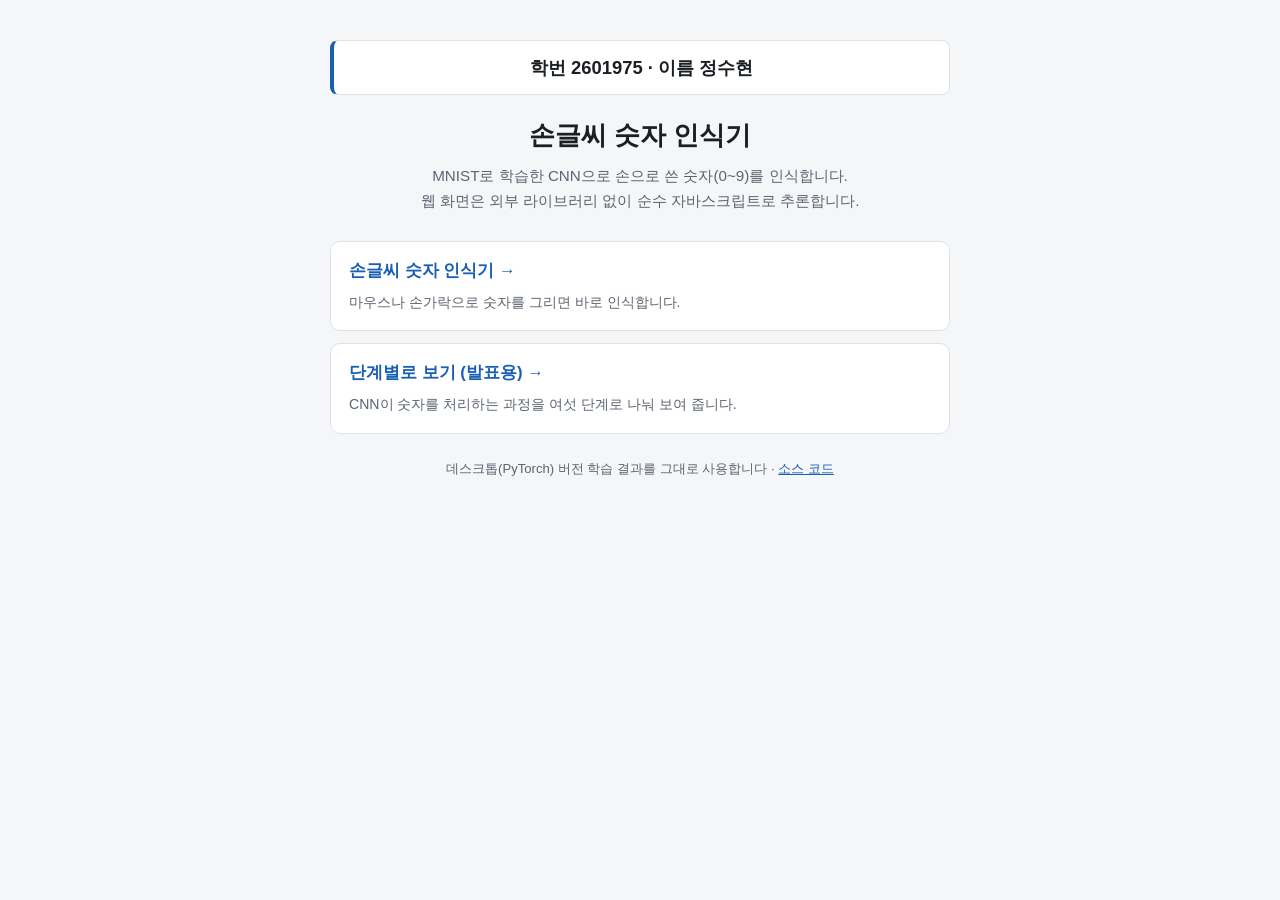
<file: index.html>
<!DOCTYPE html>
<!-- 작성일: 2026-09-28 10:30 (KST) / 작성자: 2601975 정수현 -->
<html lang="ko">
<head>
<meta charset="UTF-8">
<meta name="viewport" content="width=device-width,initial-scale=1">
<title>손글씨 숫자 인식기 — 2601975 정수현</title>
<style>
body{margin:0;padding:40px 16px;background:#f5f6f8;color:#1b1f24;line-height:1.6;
font-family:"Malgun Gothic","맑은 고딕",-apple-system,"Segoe UI","Noto Sans KR",sans-serif}
.가운데{max-width:620px;margin:0 auto}
.학생정보{margin:0 0 20px;padding:12px 16px;background:#fff;border:1px solid #dfe3e8;
border-left:4px solid #1a5fb4;border-radius:8px;font-size:1.15rem;font-weight:700;text-align:center}
h1{font-size:1.6rem;margin:0 0 8px;text-align:center}
.설명{margin:0 0 28px;color:#5b6470;text-align:center;font-size:.95rem}
a.칸{display:block;padding:16px 18px;margin-bottom:12px;background:#fff;border:1px solid #dfe3e8;
border-radius:10px;text-decoration:none;color:inherit}
a.칸:hover{border-color:#1a5fb4}
a.칸 strong{display:block;font-size:1.05rem;color:#1a5fb4;margin-bottom:4px}
a.칸 span{font-size:.88rem;color:#5b6470}
footer{margin-top:24px;text-align:center;font-size:.82rem;color:#5b6470}
footer a{color:#1a5fb4}
</style>
</head>
<body>
<div class="가운데">
<p class="학생정보">학번 2601975 · 이름 정수현</p>
<h1>손글씨 숫자 인식기</h1>
<p class="설명">MNIST로 학습한 CNN으로 손으로 쓴 숫자(0~9)를 인식합니다.<br>웹 화면은 외부 라이브러리 없이 순수 자바스크립트로 추론합니다.</p>
<a class="칸" href="web_version/"><strong>손글씨 숫자 인식기 →</strong><span>마우스나 손가락으로 숫자를 그리면 바로 인식합니다.</span></a>
<a class="칸" href="web_version/steps.html"><strong>단계별로 보기 (발표용) →</strong><span>CNN이 숫자를 처리하는 과정을 여섯 단계로 나눠 보여 줍니다.</span></a>
<footer>데스크톱(PyTorch) 버전 학습 결과를 그대로 사용합니다 · <a href="https://github.com/HYUN722/Study01_MNIST">소스 코드</a></footer>
</div>
</body>
</html>
</file>
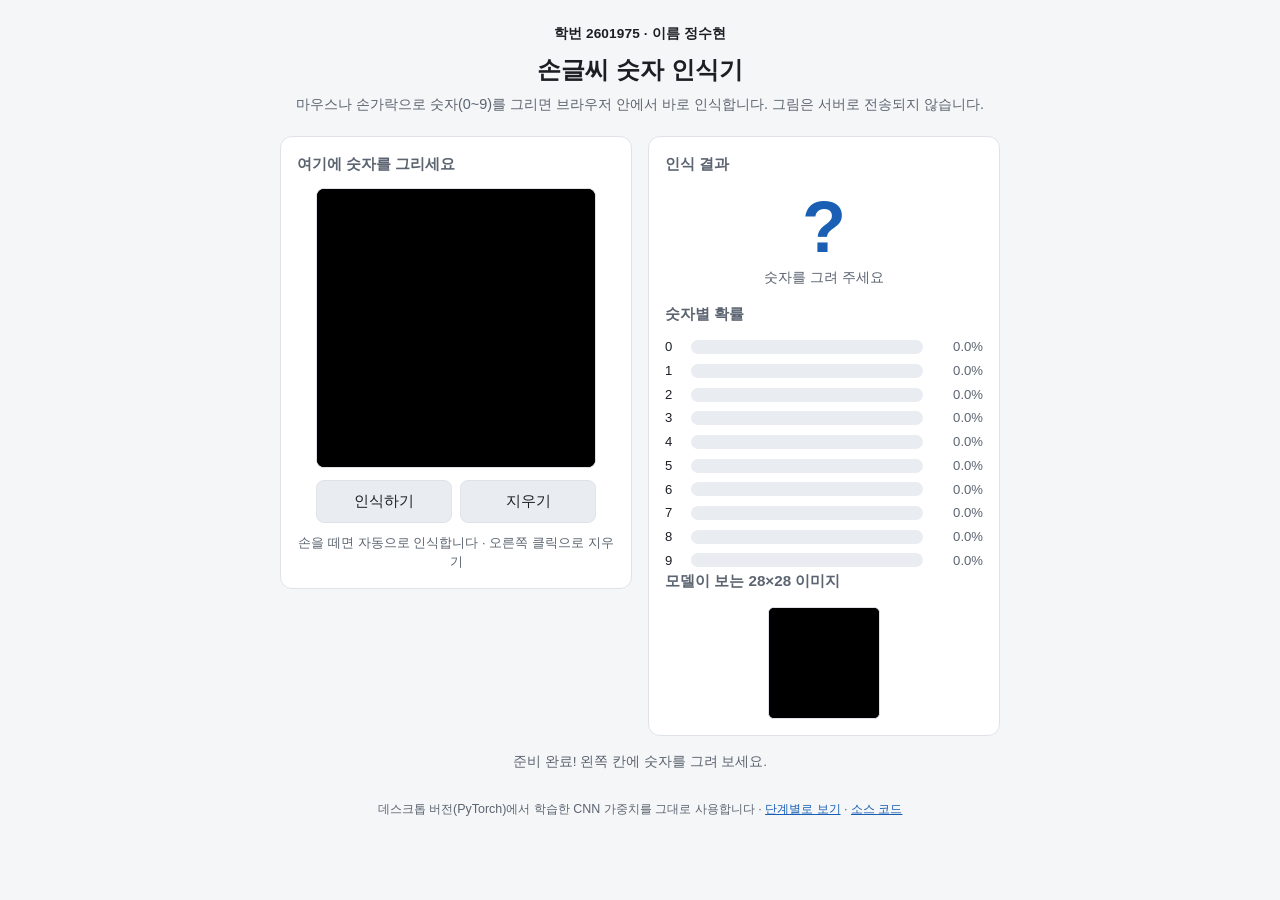
<file: web_version/index.html>
<!DOCTYPE html>
<!-- 작성일: 2026-09-27 03:58 (KST) -->
<!-- 수정일: 2026-09-27 06:20 (KST) — 학번·이름 표기 추가 -->
<!-- 작성자: 2601975 정수현 -->
<!-- index.html — 손글씨 숫자 인식기 웹 버전. 외부 라이브러리 없이 동작합니다. -->
<html lang="ko">
<head>
  <meta charset="UTF-8">
  <meta name="viewport" content="width=device-width, initial-scale=1">
  <title>손글씨 숫자 인식기</title>
  <meta name="description" content="브라우저에서 바로 동작하는 MNIST 손글씨 숫자 인식기. 순수 자바스크립트로 CNN 추론을 수행합니다.">
  <link rel="icon" href="favicon.svg" type="image/svg+xml">
  <link rel="stylesheet" href="style.css">
</head>
<body>

  <header>
    <p class="학생정보">학번 2601975 · 이름 정수현</p>
    <h1>손글씨 숫자 인식기</h1>
    <p>마우스나 손가락으로 숫자(0~9)를 그리면 브라우저 안에서 바로 인식합니다. 그림은 서버로 전송되지 않습니다.</p>
  </header>

  <main>
    <!-- 왼쪽: 그림판 -->
    <section class="칸">
      <h2>여기에 숫자를 그리세요</h2>
      <canvas id="그림판" width="280" height="280"></canvas>
      <div class="단추칸">
        <button id="인식단추" type="button">인식하기</button>
        <button id="지우기단추" type="button">지우기</button>
      </div>
      <p class="안내">손을 떼면 자동으로 인식합니다 · 오른쪽 클릭으로 지우기</p>
    </section>

    <!-- 오른쪽: 결과 -->
    <section class="칸">
      <h2>인식 결과</h2>
      <div id="결과숫자">?</div>
      <div id="확신도">숫자를 그려 주세요</div>

      <h2>숫자별 확률</h2>
      <div class="확률표" id="확률표"></div>

      <h2>모델이 보는 28×28 이미지</h2>
      <canvas id="미리보기" width="28" height="28"></canvas>
    </section>
  </main>

  <p id="상태">준비 중...</p>

  <footer>
    데스크톱 버전(PyTorch)에서 학습한 CNN 가중치를 그대로 사용합니다 ·
    <a href="steps.html">단계별로 보기</a> ·
    <a href="https://github.com/HYUN722/Study01_MNIST">소스 코드</a>
  </footer>

  <!-- 순서 주의: 추론·전처리를 먼저 읽고 마지막에 화면 연결 코드를 읽습니다. -->
  <script src="model.js"></script>
  <script src="preprocess.js"></script>
  <script src="app.js"></script>
</body>
</html>
</file>
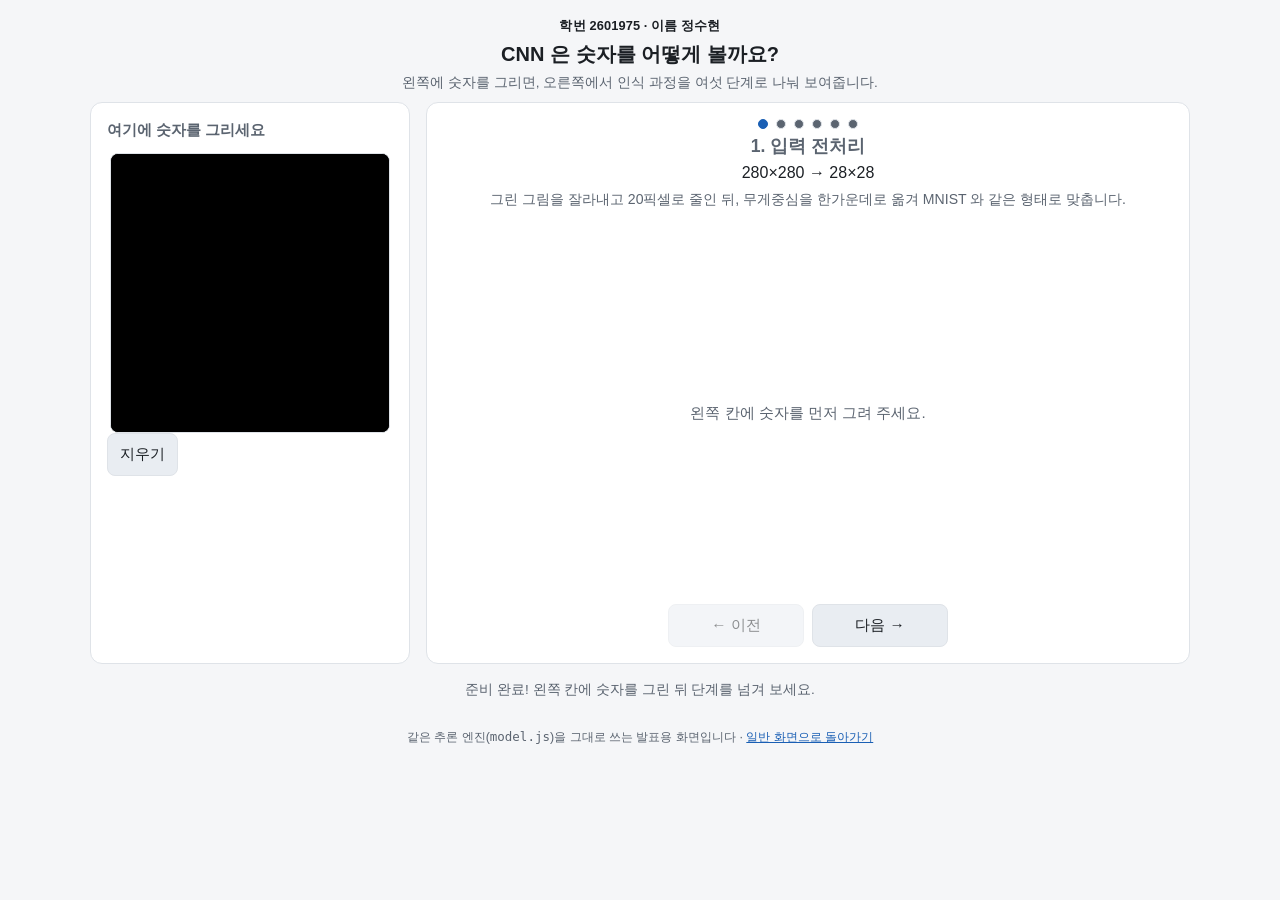
<file: web_version/steps.html>
<!DOCTYPE html>
<!-- 작성일: 2026-09-27 04:57 (KST) -->
<!-- 수정일: 2026-09-27 06:20 (KST) — 학번·이름 표기 추가 -->
<!-- 수정일: 2026-09-27 05:29 (KST) — 최종 리뷰 반영: 단계 전환 시 제목·크기·설명을
     aria-live="polite" 로 스크린 리더에 알리도록 구조 변경 -->
<!-- 작성자: 2601975 정수현 -->
<!-- steps.html — 발표용 "단계별 시각화" 화면. index.html 과 같은 추론 엔진을 쓰되,
     결과 대신 CNN 이 그림을 처리하는 여섯 단계를 하나씩 보여줍니다. -->
<html lang="ko">
<head>
  <meta charset="UTF-8">
  <meta name="viewport" content="width=device-width, initial-scale=1">
  <title>단계별 시각화 — 손글씨 숫자 인식기</title>
  <meta name="description" content="CNN 이 손글씨 숫자를 인식하는 여섯 단계(전처리 → 합성곱 → 풀링 → 완전연결 → 출력)를 하나씩 보여주는 발표용 화면입니다.">
  <link rel="icon" href="favicon.svg" type="image/svg+xml">
  <link rel="stylesheet" href="style.css">
  <link rel="stylesheet" href="steps.css">
</head>
<body>

  <header>
    <p class="학생정보">학번 2601975 · 이름 정수현</p>
    <h1>CNN 은 숫자를 어떻게 볼까요?</h1>
    <p>왼쪽에 숫자를 그리면, 오른쪽에서 인식 과정을 여섯 단계로 나눠 보여줍니다.</p>
  </header>

  <main>
    <section class="칸 그리기칸">
      <h2>여기에 숫자를 그리세요</h2>
      <canvas id="그림판" width="280" height="280"></canvas>
      <button id="지우기단추" type="button">지우기</button>
    </section>

    <section class="칸 무대">
      <nav id="단계점들" aria-label="단계 이동"></nav>
      <!-- 단계를 넘기면 제목·크기·설명이 통째로 바뀝니다. 스크린 리더에도 알려지도록
           셋을 하나의 aria-live="polite" 영역으로 묶습니다(그림은 캔버스 자체의
           role="img"/aria-label 로 따로 설명합니다). -->
      <div id="단계정보" aria-live="polite">
        <h2 id="단계제목">1. 입력 전처리</h2>
        <p id="단계크기" class="크기표기">280×280 → 28×28</p>
        <p id="단계설명"></p>
      </div>
      <div id="단계화면"></div>
      <div class="단추칸">
        <button id="이전단추" type="button">← 이전</button>
        <button id="다음단추" type="button">다음 →</button>
      </div>
    </section>
  </main>

  <p id="상태">준비 중...</p>

  <footer>
    같은 추론 엔진(<code>model.js</code>)을 그대로 쓰는 발표용 화면입니다 ·
    <a href="index.html">일반 화면으로 돌아가기</a>
  </footer>

  <!-- 추론·전처리·시각화를 먼저 읽고 마지막에 화면 연결 코드(steps.js)를 읽습니다. -->
  <script src="model.js"></script>
  <script src="preprocess.js"></script>
  <script src="시각화.js"></script>
  <script src="steps.js"></script>
</body>
</html>
</file>
<file: web_version/style.css>
/* 작성일: 2026-09-27 03:54 (KST)
   작성자: 2601975 정수현
   style.css — 손글씨 숫자 인식기 웹 버전 화면 꾸미기 (외부 라이브러리 없음) */

:root {
  --바탕: #f5f6f8;
  --카드: #ffffff;
  --글자: #1b1f24;
  --흐린글자: #5b6470;
  --강조: #1a5fb4;
  --테두리: #dfe3e8;
  --막대바탕: #e9edf2;
}

@media (prefers-color-scheme: dark) {
  :root {
    --바탕: #14171c;
    --카드: #1d2128;
    --글자: #e8eaed;
    --흐린글자: #9aa3af;
    --강조: #5b9bf3;
    --테두리: #2c323b;
    --막대바탕: #2a2f37;
  }
}

* { box-sizing: border-box; }

body {
  margin: 0;
  padding: 24px 16px 48px;
  background: var(--바탕);
  color: var(--글자);
  font-family: "Malgun Gothic", "맑은 고딕", -apple-system, BlinkMacSystemFont,
               "Segoe UI", "Noto Sans KR", sans-serif;
  line-height: 1.5;
}

header {
  max-width: 720px;
  margin: 0 auto 20px;
  text-align: center;
}

/* 페이지 맨 위 학번·이름 표기 */
.학생정보 {
  margin: 0 0 8px;
  font-size: 0.85rem;
  font-weight: 600;
  color: var(--글자);
  letter-spacing: 0.01em;
}

h1 { font-size: 1.5rem; margin: 0 0 6px; }

header p { margin: 0; color: var(--흐린글자); font-size: 0.9rem; }

main {
  max-width: 720px;
  margin: 0 auto;
  display: flex;
  flex-wrap: wrap;
  gap: 16px;
  justify-content: center;
  align-items: flex-start;   /* 두 칸의 높이를 각자 내용에 맞춥니다 */
}

.칸 {
  background: var(--카드);
  border: 1px solid var(--테두리);
  border-radius: 12px;
  padding: 16px;
  flex: 1 1 300px;
  min-width: 288px;
}

.칸 h2 {
  font-size: 0.95rem;
  margin: 0 0 12px;
  color: var(--흐린글자);
  font-weight: 600;
}

#그림판 {
  width: 100%;
  max-width: 280px;
  aspect-ratio: 1 / 1;
  display: block;
  margin: 0 auto;
  background: #000;
  border-radius: 8px;
  border: 1px solid var(--테두리);
  cursor: crosshair;
  touch-action: none;             /* 손가락으로 그릴 때 화면이 스크롤되지 않도록 */
}

.단추칸 {
  display: flex;
  gap: 8px;
  margin-top: 12px;
  justify-content: center;
}

button {
  flex: 1;
  max-width: 136px;
  padding: 10px 12px;
  font-size: 0.95rem;
  font-family: inherit;
  color: var(--글자);
  background: var(--막대바탕);
  border: 1px solid var(--테두리);
  border-radius: 8px;
  cursor: pointer;
}

button:hover { border-color: var(--강조); }
button:disabled { opacity: 0.5; cursor: default; }

.안내 {
  margin: 10px 0 0;
  text-align: center;
  font-size: 0.82rem;
  color: var(--흐린글자);
}

#결과숫자 {
  font-size: 4.5rem;
  font-weight: 700;
  line-height: 1.1;
  text-align: center;
  color: var(--강조);
}

#확신도 {
  text-align: center;
  color: var(--흐린글자);
  font-size: 0.9rem;
  margin-bottom: 14px;
  min-height: 1.4em;
}

.확률표 { display: grid; gap: 4px; }

.확률줄 {
  display: grid;
  grid-template-columns: 18px 1fr 52px;
  align-items: center;
  gap: 8px;
  font-size: 0.82rem;
}

.막대 {
  height: 14px;
  background: var(--막대바탕);
  border-radius: 7px;
  overflow: hidden;
}

.막대 span {
  display: block;
  height: 100%;
  width: 0;
  background: var(--강조);
  opacity: 0.35;
  border-radius: 7px;
  transition: width 0.15s ease;
}

.확률줄.으뜸 .막대 span { opacity: 1; }
.확률줄.으뜸 { font-weight: 700; }

.수치 { text-align: right; color: var(--흐린글자); font-variant-numeric: tabular-nums; }

#미리보기 {
  width: 112px;
  height: 112px;
  display: block;
  margin: 14px auto 0;
  image-rendering: pixelated;      /* 28x28 을 확대할 때 또렷하게 */
  background: #000;
  border-radius: 6px;
  border: 1px solid var(--테두리);
}

#상태 {
  max-width: 720px;
  margin: 16px auto 0;
  text-align: center;
  font-size: 0.85rem;
  color: var(--흐린글자);
  min-height: 1.4em;
}

footer {
  max-width: 720px;
  margin: 28px auto 0;
  text-align: center;
  font-size: 0.78rem;
  color: var(--흐린글자);
}

footer a { color: var(--강조); }
</file>
<file: web_version/steps.css>
/* 작성일: 2026-09-27 04:57 (KST)
   수정일: 2026-09-27 05:29 (KST) — 최종 리뷰 반영: 막대 대비(steps.js 쪽 변경에 맞춰
     트랙 색 유지), 단계 점 히트 영역/대비, 무대 캔버스 비율 왜곡, 6단계 스크롤 높이
   steps.css — 발표용 "단계별 시각화" 화면 꾸미기.
   색·변수(--바탕, --카드, --글자, --흐린글자, --강조, --테두리, --막대바탕)는
   style.css 와 같은 이름을 그대로 씁니다(steps.html 이 style.css 를 먼저 읽습니다).
   작성자: 2601975 정수현
   1280×800 노트북 화면에서 스크롤 없이 들어오도록 여백을 줄였습니다. */

body {
  padding: 16px 16px 20px;
}

header {
  margin-bottom: 8px;
}

header h1 { font-size: 1.25rem; margin-bottom: 4px; }
header p { font-size: 0.85rem; }

/* 학번·이름 줄이 늘린 높이만큼 발표 화면에서만 여백을 줄입니다
   (1280×800 에서 여섯 단계가 스크롤 없이 들어와야 합니다). */
header .학생정보 { margin-bottom: 4px; font-size: 0.8rem; }

main {
  max-width: 1100px;
  align-items: stretch;
}

.그리기칸 {
  flex: 0 1 320px;
}

.무대 {
  flex: 1 1 640px;
  display: flex;
  flex-direction: column;
}

/* ── 단계 이동 점 ──────────────────────────────────────────── */

#단계점들 {
  display: flex;
  gap: 8px;
  justify-content: center;
  margin-bottom: 4px;
}

.점 {
  position: relative;    /* ::before 히트 영역의 기준점 */
  width: 10px;
  height: 10px;
  padding: 0;
  border-radius: 50%;
  border: 1px solid var(--테두리);
  /* --막대바탕(#e9edf2) 은 카드 배경 위 대비가 1.29:1 로 거의 안 보였습니다.
     이미 본문 글자로 쓰여 대비가 충분히 검증된 --흐린글자 를 재사용합니다. */
  background: var(--흐린글자);
  cursor: pointer;
  flex: none;
  max-width: none;
}

/* 점 자체는 10×10px 로 두되(디자인 유지), 클릭/탭 영역만 24×24px 이상으로 키웁니다
   (WCAG 2.5.8). 절대 위치라 레이아웃 높이에는 영향을 주지 않습니다. */
.점::before {
  content: "";
  position: absolute;
  inset: -7px;
}

.점.현재 {
  background: var(--강조);
  border-color: var(--강조);
}

#단계제목 {
  text-align: center;
  margin: 0 0 2px;
  font-size: 1.1rem;
}

.크기표기 {
  text-align: center;
  margin: 0 0 4px;
}

/* ── 무대(단계화면) ────────────────────────────────────────── */

#단계화면 {
  min-height: 360px;
  display: flex;
  align-items: center;
  justify-content: center;
}

#단계화면 canvas {
  max-width: 100%;
  max-height: 360px;
  image-rendering: pixelated;
}

/* 특징 지도(26×26/24×24/12×12 타일 격자)·막대그래프 캔버스는 실제 크기가 작아도
   발표 화면에서 잘 보이도록 세로 최대 340px 까지 키웁니다.
   height 를 고정하면(예전 값) 가로가 카드 너비에 눌릴 때 세로만 그대로 남아
   비율이 왜곡됩니다(720×300 이 730×340 으로 그려져 세로가 12% 늘어난 사례).
   max-height/max-width 만 주면 브라우저가 캔버스의 내재 비율을 유지한 채
   맞는 크기를 골라 줍니다. */
.무대캔버스 {
  max-height: 340px;
  max-width: 100%;
}

.빈안내 {
  color: var(--흐린글자);
  text-align: center;
  font-size: 0.95rem;
}

#단계설명 {
  min-height: 2.6em;
  margin: 0 0 8px;
  color: var(--흐린글자);
  font-size: 0.88rem;
  text-align: center;
}

.무대 .단추칸 { margin-top: 10px; }

/* ── 단계 1: 원본 ↔ 28×28 나란히 ─────────────────────────────── */

.입력비교 {
  display: flex;
  gap: 32px;
  align-items: flex-end;
  justify-content: center;
  flex-wrap: wrap;
}

.입력비교_칸 {
  display: flex;
  flex-direction: column;
  align-items: center;
  gap: 8px;
}

.입력비교_라벨 {
  margin: 0;
  font-size: 0.8rem;
  color: var(--흐린글자);
}

.입력비교_칸 canvas {
  background: #000;
  border-radius: 6px;
  border: 1px solid var(--테두리);
}

.확대캔버스 {
  width: 224px;
  height: 224px;
  image-rendering: pixelated;
}

/* ── 단계 6: 출력(예측 + 확률 막대) ───────────────────────────── */

.출력칸 {
  display: flex;
  flex-direction: column;
  align-items: center;
  gap: 8px;
  width: 100%;
}

.예측표시 {
  display: flex;
  align-items: baseline;
  gap: 16px;
}

.예측숫자 {
  font-size: 3.5rem;
  font-weight: 700;
  line-height: 1;
  color: var(--강조);
}

.예측확신도 {
  font-size: 1.1rem;
  color: var(--흐린글자);
}
</file>
